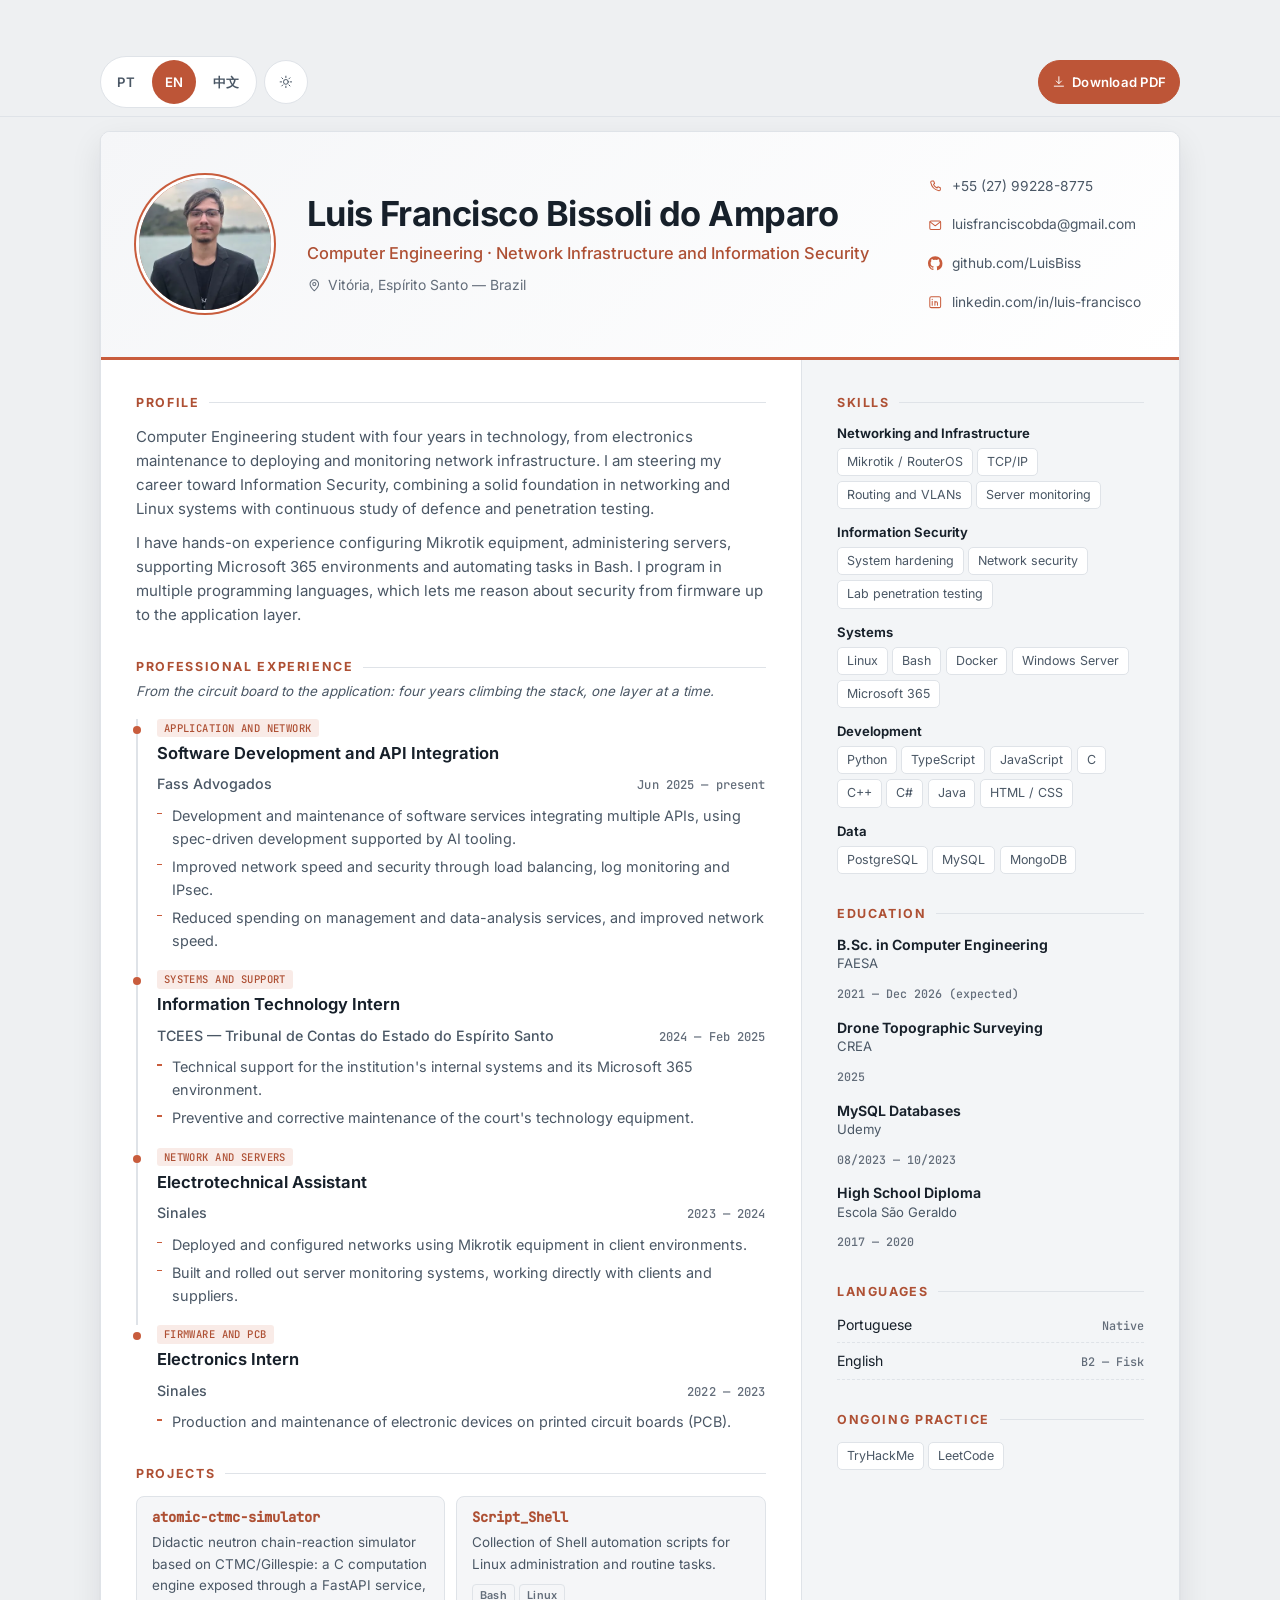
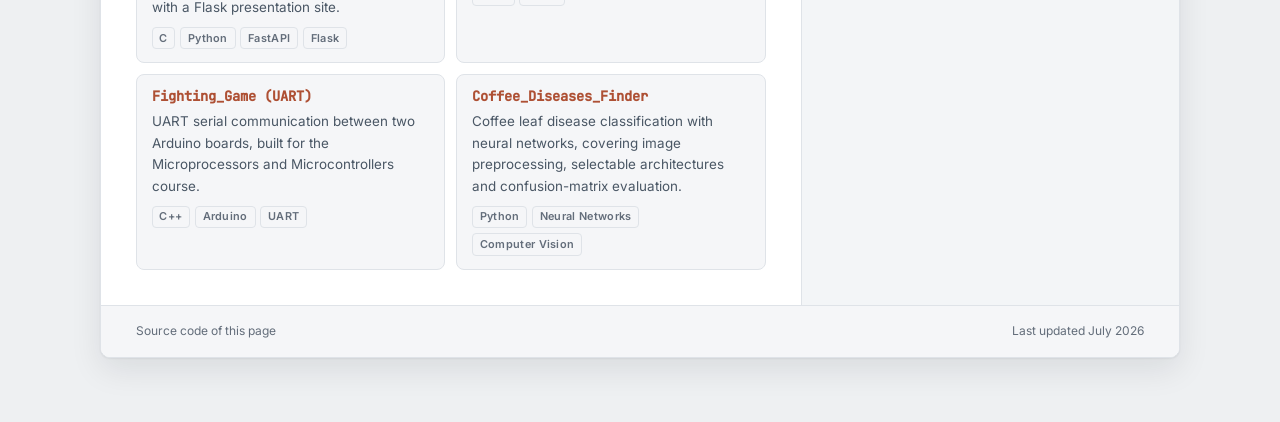
<file: Public/Index.html>
<!DOCTYPE html>
<html lang="pt-BR">

<head>
    <meta charset="UTF-8">
    <meta name="viewport" content="width=device-width, initial-scale=1.0">
    <title>Luis Francisco Bissoli do Amparo — Currículo</title>

    <meta name="description"
        content="Currículo de Luis Francisco Bissoli do Amparo — Engenharia da Computação, infraestrutura de redes e segurança da informação.">
    <meta name="author" content="Luis Francisco Bissoli do Amparo">
    <meta name="theme-color" content="#0f1c24">

    <meta property="og:type" content="profile">
    <meta property="og:title" content="Luis Francisco Bissoli do Amparo — Currículo">
    <meta property="og:description"
        content="Engenharia da Computação · Infraestrutura de redes e segurança da informação.">
    <meta property="og:url" content="https://curriculo-luis-francisco.web.app/">
    <meta property="og:image" content="https://curriculo-luis-francisco.web.app/Assets/img/profile.jpg">
    <meta name="twitter:card" content="summary">

    <link rel="canonical" href="https://curriculo-luis-francisco.web.app/">
    <link rel="alternate" hreflang="pt-BR" href="https://curriculo-luis-francisco.web.app/?lang=pt">
    <link rel="alternate" hreflang="en" href="https://curriculo-luis-francisco.web.app/?lang=en">
    <link rel="alternate" hreflang="zh" href="https://curriculo-luis-francisco.web.app/?lang=zh">

    <link rel="icon" href="Assets/img/favicon.svg" type="image/svg+xml">

    <!-- Fontes auto-hospedadas: nenhuma requisição a terceiros. O preload
         evita a cadeia serial CSS -> woff2 no primeiro texto pintado. -->
    <link rel="preload" href="Assets/fonts/inter-latin-var.woff2" as="font" type="font/woff2" crossorigin>
    <link rel="preload" href="Assets/fonts/jetbrains-mono-latin-500.woff2" as="font" type="font/woff2" crossorigin>
    <link rel="stylesheet" href="Assets/style.css?v=3">

    <!-- Sem JS a barra de controles é inerte: os três botões não fariam nada.
         O conteúdo em português já vem renderizado no HTML, e Ctrl+P continua
         gerando o PDF, porque o CSS de impressão não depende de script. -->
    <noscript>
        <style>
            .toolbar { display: none; }
            .noscript-note { display: block; }
        </style>
    </noscript>
</head>

<body>
    <!-- ============ Barra de controles (não vai para o PDF) ============ -->
    <div class="toolbar no-print">
        <div class="toolbar__group" role="group" aria-label="Idioma / Language / 语言">
            <button type="button" class="chip" data-lang-set="pt" lang="pt-BR">PT</button>
            <button type="button" class="chip" data-lang-set="en" lang="en">EN</button>
            <button type="button" class="chip" data-lang-set="zh" lang="zh-Hans">中文</button>
        </div>
        <button type="button" class="chip chip--icon" id="theme-toggle" data-i18n-aria="ui.theme"
            aria-label="Alternar entre tema claro e escuro" title="Alternar entre tema claro e escuro">
            <svg class="icon icon--sun" viewBox="0 0 24 24" aria-hidden="true">
                <circle cx="12" cy="12" r="4.2" />
                <path
                    d="M12 2v2.5M12 19.5V22M2 12h2.5M19.5 12H22M4.9 4.9l1.8 1.8M17.3 17.3l1.8 1.8M19.1 4.9l-1.8 1.8M6.7 17.3l-1.8 1.8" />
            </svg>
            <svg class="icon icon--moon" viewBox="0 0 24 24" aria-hidden="true">
                <path d="M20.5 14.8A8.6 8.6 0 0 1 9.2 3.5a8.7 8.7 0 1 0 11.3 11.3Z" />
            </svg>
        </button>
        <button type="button" class="chip chip--cta" id="pdf-button">
            <svg class="icon" viewBox="0 0 24 24" aria-hidden="true">
                <path d="M12 3v12M7.5 10.5 12 15l4.5-4.5M4 19.5h16" />
            </svg>
            <span data-i18n="ui.pdf">Baixar PDF</span>
        </button>
    </div>

    <main class="sheet" id="cv">
        <!-- ============ Cabeçalho ============ -->
        <header class="head">
            <div class="head__photo">
                <span class="head__initials" aria-hidden="true">LF</span>
                <!-- 320x320 (2x do círculo de 132px). alt vazio de propósito:
                     o <h1> ao lado já nomeia a pessoa, então a foto é
                     decorativa para um leitor de tela. -->
                <picture>
                    <source srcset="Assets/img/profile.webp" type="image/webp">
                    <img src="Assets/img/profile.jpg" alt="" id="profile-photo" width="132" height="132"
                        decoding="async" fetchpriority="high">
                </picture>
            </div>
            <div class="head__id">
                <h1>Luis Francisco Bissoli do Amparo</h1>
                <p class="head__role" data-i18n="header.role">
                    Engenharia da Computação · Infraestrutura de Redes e Segurança da Informação
                </p>
                <p class="head__place">
                    <svg class="icon" viewBox="0 0 24 24" aria-hidden="true">
                        <path d="M12 21s7-5.6 7-11a7 7 0 1 0-14 0c0 5.4 7 11 7 11Z" />
                        <circle cx="12" cy="10" r="2.6" />
                    </svg>
                    <span data-i18n="header.location">Vitória, Espírito Santo — Brasil</span>
                </p>
            </div>
            <ul class="head__contact">
                <li>
                    <svg class="icon" viewBox="0 0 24 24" aria-hidden="true">
                        <path
                            d="M6.5 3.5h3l1.5 4-2 1.4a11.5 11.5 0 0 0 6.1 6.1l1.4-2 4 1.5v3a2 2 0 0 1-2.2 2A17.5 17.5 0 0 1 4.5 5.7a2 2 0 0 1 2-2.2Z" />
                    </svg>
                    <a href="tel:+5527992288775" class="link">+55 (27) 99228-8775</a>
                </li>
                <li>
                    <svg class="icon" viewBox="0 0 24 24" aria-hidden="true">
                        <rect x="3" y="5" width="18" height="14" rx="2" />
                        <path d="m3.5 6.5 8.5 6.5 8.5-6.5" />
                    </svg>
                    <a href="mailto:luisfranciscobda@gmail.com" class="link">luisfranciscobda@gmail.com</a>
                </li>
                <li>
                    <svg class="icon icon--fill" viewBox="0 0 24 24" aria-hidden="true">
                        <path
                            d="M12 .5C5.37.5 0 5.78 0 12.29c0 5.2 3.44 9.6 8.2 11.16.6.11.82-.25.82-.55v-2.1c-3.34.7-4.04-1.4-4.04-1.4-.55-1.36-1.34-1.72-1.34-1.72-1.09-.73.08-.72.08-.72 1.2.08 1.84 1.21 1.84 1.21 1.07 1.8 2.8 1.28 3.49.98.11-.76.42-1.28.76-1.58-2.67-.3-5.47-1.31-5.47-5.83 0-1.29.47-2.34 1.23-3.17-.12-.3-.53-1.52.12-3.16 0 0 1-.31 3.3 1.21a11.6 11.6 0 0 1 6 0c2.28-1.52 3.29-1.21 3.29-1.21.65 1.64.24 2.86.12 3.16.77.83 1.23 1.88 1.23 3.17 0 4.53-2.8 5.53-5.48 5.82.43.36.81 1.08.81 2.18v3.23c0 .31.21.68.82.56A11.79 11.79 0 0 0 24 12.29C24 5.78 18.63.5 12 .5Z" />
                    </svg>
                    <a href="https://github.com/LuisBiss" class="link" rel="noopener">github.com/LuisBiss</a>
                </li>
                <li>
                    <svg class="icon" viewBox="0 0 24 24" aria-hidden="true">
                        <rect x="3" y="3" width="18" height="18" rx="2.4" />
                        <path d="M7 10.5V17M7 7.2v.1M11.5 17v-3.6a2.1 2.1 0 0 1 4.2 0V17M11.5 10.5V17" />
                    </svg>
                    <a href="https://www.linkedin.com/in/luis-francisco-bissoli-do-amparo-3152341b7/" class="link"
                        rel="noopener"><span class="url-curta">linkedin.com/in/luis-francisco</span><span
                            class="url-cheia">linkedin.com/in/luis-francisco-bissoli-do-amparo-3152341b7</span></a>
                </li>
            </ul>
        </header>

        <div class="grid">
            <!-- ============ Coluna principal ============ -->
            <div class="col col--main">
                <section class="block">
                    <h2 data-i18n="about.title">Perfil</h2>
                    <p data-i18n="about.p1">Estudante de Engenharia da Computação com quatro anos de atuação em
                        tecnologia, da manutenção de eletrônicos à implementação e ao monitoramento de infraestrutura de
                        redes. Direciono minha carreira para a Segurança da Informação, unindo uma base sólida em redes e
                        sistemas Linux ao estudo contínuo de defesa e de testes de intrusão.</p>
                    <p data-i18n="about.p2">Tenho experiência prática em configuração de equipamentos Mikrotik,
                        administração de servidores, suporte a ambientes Microsoft 365 e automação em Bash. Programo em
                        múltiplas linguagens de programação, o que me permite entender a segurança desde o
                        firmware até a aplicação.</p>
                </section>

                <section class="block">
                    <h2 data-i18n="exp.title">Experiência Profissional</h2>
                    <p class="tese" data-i18n="exp.thesis">Da placa de circuito à aplicação: quatro anos subindo a pilha, uma camada por vez.</p>

                    <article class="job">
                        <div class="job__head">
                            <p class="job__camada" data-i18n="exp.fassLayer">Aplicação e rede</p>
                            <h3 data-i18n="exp.fassRole">Desenvolvimento de Software e Integração de APIs</h3>
                            <p class="job__org">Fass Advogados</p>
                            <p class="job__when">
                                <time datetime="2025-06"><span data-i18n="exp.fassPeriod">jun/2025 — atual</span></time>
                            </p>
                        </div>
                        <ul class="job__bullets">
                            <li data-i18n="exp.fassB1">Desenvolvimento e manutenção de serviços de software integrando
                                múltiplas APIs, com spec-driven development apoiado por ferramentas de IA.</li>
                            <li data-i18n="exp.fassB2">Melhoria de velocidade e segurança da rede com load balancing,
                                monitoramento de logs e IPsec.</li>
                            <li data-i18n="exp.fassB3">Redução de custos com serviços de gestão e de análise de dados, e
                                ganho de velocidade na rede.</li>
                        </ul>
                    </article>

                    <article class="job">
                        <div class="job__head">
                            <p class="job__camada" data-i18n="exp.tceesLayer">Sistemas e suporte</p>
                            <h3 data-i18n="exp.tceesRole">Estágio em Tecnologia da Informação</h3>
                            <p class="job__org">TCEES — Tribunal de Contas do Estado do Espírito Santo</p>
                            <p class="job__when">
                                <time datetime="2024"><span data-i18n="exp.tceesPeriod">2024 — fev/2025</span></time>
                            </p>
                        </div>
                        <ul class="job__bullets">
                            <li data-i18n="exp.tceesB1">Suporte técnico aos sistemas internos da instituição e ao
                                ambiente Microsoft 365.</li>
                            <li data-i18n="exp.tceesB2">Manutenção preventiva e corretiva dos equipamentos de tecnologia
                                do tribunal.</li>
                        </ul>
                    </article>

                    <article class="job">
                        <div class="job__head">
                            <p class="job__camada" data-i18n="exp.sinales2Layer">Rede e servidores</p>
                            <h3 data-i18n="exp.sinales2Role">Auxiliar Eletrotécnico</h3>
                            <p class="job__org">Sinales</p>
                            <p class="job__when">
                                <time datetime="2023"><span data-i18n="exp.sinales2Period">2023 — 2024</span></time>
                            </p>
                        </div>
                        <ul class="job__bullets">
                            <li data-i18n="exp.sinales2B1">Implementação e configuração de redes com equipamentos Mikrotik
                                em ambientes de clientes.</li>
                            <li data-i18n="exp.sinales2B2">Desenvolvimento e implantação de sistemas de monitoramento de
                                servidores, com comunicação direta com clientes e fornecedores.</li>
                        </ul>
                    </article>

                    <article class="job">
                        <div class="job__head">
                            <p class="job__camada" data-i18n="exp.sinales1Layer">Firmware e PCI</p>
                            <h3 data-i18n="exp.sinales1Role">Estágio em Eletrônica</h3>
                            <p class="job__org">Sinales</p>
                            <p class="job__when">
                                <time datetime="2022"><span data-i18n="exp.sinales1Period">2022 — 2023</span></time>
                            </p>
                        </div>
                        <ul class="job__bullets">
                            <li data-i18n="exp.sinales1B1">Produção e manutenção de dispositivos eletrônicos em placas de
                                circuito impresso (PCI).</li>
                        </ul>
                    </article>
                </section>

                <section class="block">
                    <h2 data-i18n="proj.title">Projetos</h2>
                    <!-- Só na impressão: os nomes abaixo são exatamente os dos
                         repositórios, então uma origem resolve os quatro sem
                         gastar uma linha de URL por projeto. -->
                    <p class="projetos__origem">github.com/LuisBiss</p>
                    <div class="projects">
                        <a class="project" href="https://github.com/LuisBiss/atomic-ctmc-simulator" rel="noopener" data-repo="LuisBiss/atomic-ctmc-simulator">
                            <h3>atomic-ctmc-simulator</h3>
                            <p data-i18n="proj.ctmc">Simulador didático de reação em cadeia de nêutrons por
                                CTMC/Gillespie: motor de cálculo em C exposto por uma API FastAPI, com site de
                                apresentação em Flask.</p>
                            <p class="project__stack"><span>C</span><span>Python</span><span>FastAPI</span><span>Flask</span>
                            </p>
                        </a>
                        <a class="project" href="https://github.com/LuisBiss/Script_Shell" rel="noopener" data-repo="LuisBiss/Script_Shell">
                            <h3>Script_Shell</h3>
                            <p data-i18n="proj.shell">Coleção de scripts de automação em Shell para tarefas de
                                administração e rotina em Linux.</p>
                            <p class="project__stack"><span>Bash</span><span>Linux</span></p>
                        </a>
                        <a class="project" href="https://github.com/LuisBiss/Fighting_Game" rel="noopener" data-repo="LuisBiss/Fighting_Game">
                            <h3>Fighting_Game (UART)</h3>
                            <p data-i18n="proj.uart">Comunicação serial UART entre duas placas Arduino, desenvolvida na
                                disciplina de Microprocessadores e Microcontroladores.</p>
                            <p class="project__stack"><span>C++</span><span>Arduino</span><span>UART</span></p>
                        </a>
                        <a class="project" href="https://github.com/LuisBiss/Coffee_Diseases_Finder" rel="noopener" data-repo="LuisBiss/Coffee_Diseases_Finder">
                            <h3>Coffee_Diseases_Finder</h3>
                            <p data-i18n="proj.coffee">Classificação de doenças em folhas de café por redes neurais,
                                com pré-processamento de imagens, escolha entre arquiteturas e matriz de confusão.</p>
                            <p class="project__stack"><span>Python</span><span data-i18n="proj.coffeeTag1">Redes Neurais</span><span
                                    data-i18n="proj.coffeeTag2">Visão Computacional</span></p>
                        </a>
                    </div>
                </section>
            </div>

            <!-- ============ Coluna lateral ============ -->
            <aside class="col col--side">
                <section class="block">
                    <h2 data-i18n="skills.title">Competências</h2>

                    <div class="skillset">
                        <h3 data-i18n="skills.net">Redes e Infraestrutura</h3>
                        <ul class="tags">
                            <li>Mikrotik / RouterOS</li>
                            <li>TCP/IP</li>
                            <li data-i18n="skills.tagRouting">Roteamento e VLANs</li>
                            <li data-i18n="skills.tagMonitor">Monitoramento de servidores</li>
                        </ul>
                    </div>

                    <div class="skillset">
                        <h3 data-i18n="skills.sec">Segurança da Informação</h3>
                        <ul class="tags">
                            <li data-i18n="skills.tagHardening">Hardening de sistemas</li>
                            <li data-i18n="skills.tagNetsec">Segurança de redes</li>
                            <li data-i18n="skills.tagPentest">Pentest em laboratório</li>
                        </ul>
                    </div>

                    <div class="skillset">
                        <h3 data-i18n="skills.sys">Sistemas</h3>
                        <ul class="tags">
                            <li>Linux</li>
                            <li>Bash</li>
                            <li>Docker</li>
                            <li>Windows Server</li>
                            <li>Microsoft 365</li>
                        </ul>
                    </div>

                    <div class="skillset">
                        <h3 data-i18n="skills.dev">Desenvolvimento</h3>
                        <ul class="tags">
                            <li>Python</li>
                            <li>TypeScript</li>
                            <li>JavaScript</li>
                            <li>C</li>
                            <li>C++</li>
                            <li>C#</li>
                            <li>Java</li>
                            <li>HTML / CSS</li>
                        </ul>
                    </div>

                    <div class="skillset">
                        <h3 data-i18n="skills.data">Dados</h3>
                        <ul class="tags">
                            <li>PostgreSQL</li>
                            <li>MySQL</li>
                            <li>MongoDB</li>
                        </ul>
                    </div>
                </section>

                <section class="block">
                    <h2 data-i18n="edu.title">Formação</h2>
                    <ul class="timeline">
                        <li>
                            <h3 data-i18n="edu.bsc">Bacharelado em Engenharia da Computação</h3>
                            <p class="timeline__org">FAESA</p>
                            <p class="timeline__when" data-i18n="edu.bscWhen">2021 — dez/2026 (previsão)</p>
                        </li>
                        <li>
                            <h3 data-i18n="edu.drone">Levantamento Topográfico com Drones</h3>
                            <p class="timeline__org" data-i18n="edu.droneOrg">CREA</p>
                            <p class="timeline__when">2025</p>
                        </li>
                        <li>
                            <h3 data-i18n="edu.mysql">Banco de Dados MySQL</h3>
                            <p class="timeline__org">Udemy</p>
                            <p class="timeline__when">08/2023 — 10/2023</p>
                        </li>
                        <li>
                            <h3 data-i18n="edu.hs">Ensino Médio Completo</h3>
                            <p class="timeline__org">Escola São Geraldo</p>
                            <p class="timeline__when">2017 — 2020</p>
                        </li>
                    </ul>
                </section>

                <section class="block">
                    <h2 data-i18n="lang.title">Idiomas</h2>
                    <ul class="langs">
                        <li>
                            <span data-i18n="lang.pt">Português</span>
                            <span class="langs__level" data-i18n="lang.ptLevel">Nativo</span>
                        </li>
                        <li>
                            <span data-i18n="lang.en">Inglês</span>
                            <span class="langs__level" data-i18n="lang.enLevel">B2 — Fisk</span>
                        </li>
                    </ul>
                </section>

                <section class="block block--compacto">
                    <h2 data-i18n="practice.title">Prática Contínua</h2>
                    <ul class="tags tags--link">
                        <li><a href="https://tryhackme.com/p/luisfranciscobda" rel="noopener"
                                data-url="tryhackme.com/p/luisfranciscobda">TryHackMe</a></li>
                        <li><a href="https://leetcode.com/u/LouisFB/" rel="noopener"
                                data-url="leetcode.com/u/LouisFB">LeetCode</a></li>
                    </ul>
                </section>
            </aside>
        </div>

        <footer class="foot">
            <!-- QR só na impressão: um PDF em papel não tem link clicável, então
                 o código dá o caminho de volta à versão viva. Absoluto e ancorado
                 ao rodapé, no vão à direita — não entra no fluxo nem muda páginas. -->
            <img class="qr-print" src="Assets/img/qr-cv.svg" width="150" height="150" alt=""
                aria-hidden="true">
            <p class="noscript-note">Este currículo está disponível em inglês e 中文; a troca de idioma requer
                JavaScript. Use Ctrl+P para gerar o PDF.</p>

            <!-- Na tela: o repositório, porque a própria página é um projeto
                 verificável. No papel: a URL viva, porque um PDF impresso não
                 tem link clicável e o leitor precisa de um caminho de volta. -->
            <p class="foot__origem">
                <a class="link foot__fonte" href="https://github.com/LuisBiss/WebCurriculum" rel="noopener"
                    data-i18n="foot.source">Código-fonte desta página</a>
                <span class="foot__url">curriculo-luis-francisco.web.app · github.com/LuisBiss/WebCurriculum</span>
            </p>

            <p class="foot__data"><span data-i18n="foot.updated">Atualizado em</span>
                <time datetime="2026-07"><span data-i18n="foot.date">julho de 2026</span></time>
            </p>
        </footer>
    </main>

    <!-- defer: o português já está no HTML, então nada do primeiro paint
         depende deste script — ele só troca idioma, tema e dispara a impressão. -->
    <script src="Assets/app.js?v=3" defer></script>
</body>

</html>
</file>
<file: Public/Assets/style.css>
/* =========================================================
   Currículo — Luis Francisco Bissoli do Amparo
   CSS autoral, sem framework. Tema claro/escuro + impressão.
   ========================================================= */

/* ---------- Fontes auto-hospedadas ----------
   Antes vinham do Google Fonts, o que custava duas resoluções de DNS
   + TLS e uma cadeia serial (CSS de terceiro -> woff2) só para o
   primeiro texto aparecer. Agora saem do mesmo domínio.

   Inter é a versão VARIÁVEL (eixo 400–700): um arquivo cobre todos os
   pesos usados, incluindo o 650 dos subtítulos, que num arquivo
   estático seria arredondado para 700.

   Subset: apenas `latin`. Ele já cobre português e inglês (incluindo
   ã ç õ í â) e a pontuação geral U+2000–206F, onde vive o travessão.
   O chinês não usa estas faces — vem das fontes CJK do sistema. */
@font-face {
    font-family: "Inter";
    src: url("fonts/inter-latin-var.woff2") format("woff2-variations"),
         url("fonts/inter-latin-var.woff2") format("woff2");
    font-weight: 400 700;
    font-style: normal;
    font-display: swap;
    unicode-range: U+0000-00FF, U+0131, U+0152-0153, U+02BB-02BC, U+02C6, U+02DA,
        U+02DC, U+0304, U+0308, U+0329, U+2000-206F, U+20AC, U+2122, U+2191,
        U+2193, U+2212, U+2215, U+FEFF, U+FFFD;
}

@font-face {
    font-family: "JetBrains Mono";
    src: url("fonts/jetbrains-mono-latin-500.woff2") format("woff2");
    font-weight: 500;
    font-style: normal;
    font-display: swap;
    unicode-range: U+0000-00FF, U+0131, U+0152-0153, U+02BB-02BC, U+02C6, U+02DA,
        U+02DC, U+0304, U+0308, U+0329, U+2000-206F, U+20AC, U+2122, U+2191,
        U+2193, U+2212, U+2215, U+FEFF, U+FFFD;
}

/* ---------- Tokens ---------- */
:root {
    color-scheme: light dark;

    /* O coral da marca cumpre três papéis com exigências de contraste
       diferentes, e tratá-los como um único valor era a causa das oito
       falhas WCAG AA medidas no tema claro:
         --accent        decoração (filetes, pontos, bordas) — exige 3:1
         --accent-ink    accent como TEXTO                   — exige 4.5:1
         --accent-solid  preenchimento sob texto            — exige 4.5:1
         --on-accent     o texto que vai sobre o solid
       Valores resolvidos numericamente contra as três superfícies
       claras (#ffffff, #f5f6f8, #f3f5f7), com margem para 4.8:1. */
    --accent: #c85c3c;
    --accent-soft: #e77c5b;
    --accent-ink: #ae5034;
    --accent-solid: #bd5537;
    --accent-solid-hover: #a4472c;
    --on-accent: #ffffff;

    --bg: #eef0f2;
    --surface: #ffffff;
    --surface-2: #f5f6f8;
    --ink: #17202a;
    --ink-2: #4a5765;
    --ink-3: #636d7a;
    --line: #dfe3e8;
    --sidebar-bg: #f3f5f7;
    --shadow: 0 1px 2px rgba(16, 24, 32, .06), 0 12px 32px rgba(16, 24, 32, .09);
    --shadow-lift: 0 6px 18px rgba(16, 24, 32, .12);

    --radius: 10px;
    --sheet-w: 1080px;
    /* Inter não cobre CJK. Os fallbacks nomeados garantem que a versão
       中文 caia numa face desenhada para hanzi em cada plataforma, em
       vez do que o sistema escolher por acidente. */
    --font: "Inter", system-ui, -apple-system, "Segoe UI", Roboto,
        "Noto Sans SC", "Source Han Sans SC", "PingFang SC", "Hiragino Sans GB",
        "Microsoft YaHei", sans-serif;
    --mono: "JetBrains Mono", ui-monospace, "SF Mono", Menlo, monospace;
}

:root[data-theme="dark"] {
    --accent: #e77c5b;
    --accent-soft: #f0a189;
    --accent-ink: #e77c5b;
    --accent-solid: #e77c5b;
    --accent-solid-hover: #f0a189;
    /* No escuro, texto branco sobre o coral dá 2,83:1. Tinta escura
       sobre o mesmo coral dá 6,85:1 — e lê melhor num tema escuro. */
    --on-accent: #0a0e12;

    --bg: #0a0e12;
    --surface: #131a21;
    --surface-2: #1a232c;
    --ink: #e8edf2;
    --ink-2: #aab6c2;
    --ink-3: #7d8b99;
    --line: #253039;
    --sidebar-bg: #0f161c;
    --shadow: 0 1px 2px rgba(0, 0, 0, .5), 0 16px 40px rgba(0, 0, 0, .45);
    --shadow-lift: 0 6px 18px rgba(0, 0, 0, .55);
}

*,
*::before,
*::after {
    box-sizing: border-box;
}

html {
    -webkit-text-size-adjust: 100%;
}

body {
    margin: 0;
    padding: clamp(1rem, 4vw, 3rem) clamp(.75rem, 3vw, 2rem) 4rem;
    background: var(--bg);
    color: var(--ink);
    font-family: var(--font);
    font-size: 15px;
    line-height: 1.6;
    -webkit-font-smoothing: antialiased;
}

/* ---------- Ritmo tipográfico do chinês ----------
   Hanzi precisa de mais entrelinha que o latim, e o tracking
   expandido + caixa alta dos títulos é um recurso latino: em CJK
   ele só afasta os ideogramas sem criar hierarquia. */
:lang(zh-Hans) {
    line-height: 1.8;
}

:lang(zh-Hans) .block > h2 {
    text-transform: none;
    letter-spacing: .06em;
    font-size: .86rem;
}

:lang(zh-Hans) .tags li,
:lang(zh-Hans) .habilidades {
    text-transform: none;
}

/* JetBrains Mono também não tem CJK: nos campos que passam a conter
   ideogramas (períodos, datas), voltamos para a face do corpo. */
:lang(zh-Hans) .job__when,
:lang(zh-Hans) .timeline__when,
:lang(zh-Hans) .langs__level {
    font-family: var(--font);
    letter-spacing: 0;
}

h1,
h2,
h3 {
    margin: 0;
    line-height: 1.25;
    text-wrap: balance;
}

p {
    margin: 0;
}

ul {
    margin: 0;
    padding: 0;
    list-style: none;
}

a {
    color: inherit;
}

/* ---------- Resiliência a texto extremo ----------
   Cargos longos, e-mails longos e traduções que crescem 40% não
   podem estourar a caixa. Filhos de grid/flex precisam de
   min-width:0 para poderem encolher abaixo do conteúdo. */
.grid > .col,
.job,
.job__head,
.head__id,
.project,
.skillset,
.timeline li,
.langs li {
    min-width: 0;
}

.head__id h1,
.job__head h3,
.timeline h3,
.block > p,
.job__bullets li,
.project p {
    overflow-wrap: break-word;
}

.head__contact a,
.project h3 {
    overflow-wrap: anywhere;
}

/* Ambas só aparecem em contextos específicos: a origem dos projetos na
   impressão, a nota quando o <noscript> a habilita. */
.projetos__origem {
    display: none;
}

/* O QR é exclusivo do PDF; na tela a barra já tem o botão e o link vivo. */
.qr-print {
    display: none;
}

.noscript-note {
    display: none;
    margin-bottom: .3rem;
    color: var(--ink-2);
    text-align: left;
}

svg.icon {
    width: 1.05em;
    height: 1.05em;
    flex: 0 0 auto;
    fill: none;
    stroke: currentColor;
    stroke-width: 1.7;
    stroke-linecap: round;
    stroke-linejoin: round;
}

/* Marcas de terceiros vêm como silhueta preenchida */
svg.icon--fill {
    fill: currentColor;
    stroke: none;
}

/* ---------- Barra de controles ----------
   Sticky: o "Baixar PDF" é a conversão da página e sumia depois dos
   primeiros 90px de um documento de ~3.700px. */
.toolbar {
    position: sticky;
    top: 0;
    z-index: 10;
    max-width: var(--sheet-w);
    margin: 0 auto .9rem;
    padding: .5rem 0;
    display: flex;
    flex-wrap: wrap;
    align-items: center;
    gap: .45rem;
    background: var(--bg);
}

/* Sangra até as bordas para o conteúdo não passar por baixo nas laterais */
.toolbar::before {
    content: "";
    position: absolute;
    inset: 0 -50vw;
    z-index: -1;
    background: var(--bg);
    box-shadow: 0 1px 0 var(--line);
}

.toolbar__group {
    display: flex;
    gap: .25rem;
    padding: .2rem;
    background: var(--surface);
    border: 1px solid var(--line);
    border-radius: 999px;
}

.chip {
    display: inline-flex;
    align-items: center;
    justify-content: center;
    gap: .4rem;
    /* 44px: piso de alvo de toque. Media antes: 35,4px de altura. */
    min-height: 44px;
    min-width: 44px;
    padding: .45rem .8rem;
    font: inherit;
    font-size: .82rem;
    font-weight: 600;
    letter-spacing: .02em;
    color: var(--ink-2);
    background: transparent;
    border: 0;
    border-radius: 999px;
    cursor: pointer;
    transition: background .18s ease, color .18s ease, transform .18s ease;
}

.toolbar > .chip {
    background: var(--surface);
    border: 1px solid var(--line);
}

.chip:hover {
    color: var(--ink);
    background: var(--surface-2);
}

.chip[aria-pressed="true"] {
    color: var(--on-accent);
    background: var(--accent-solid);
}

.chip--icon {
    padding: .45rem .6rem;
}

/* Especificidade acima de `.toolbar > .chip`, senão o fundo branco vence */
.toolbar > .chip--cta {
    margin-left: auto;
    color: var(--on-accent);
    background: var(--accent-solid);
    border-color: var(--accent-solid);
}

.toolbar > .chip--cta:hover {
    color: var(--on-accent);
    background: var(--accent-solid-hover);
    transform: translateY(-1px);
}

/* Mostra apenas o ícone do tema oposto */
.icon--moon {
    display: none;
}

:root[data-theme="dark"] .icon--sun {
    display: none;
}

:root[data-theme="dark"] .icon--moon {
    display: inline;
}

/* ---------- Folha ---------- */
.sheet {
    max-width: var(--sheet-w);
    margin: 0 auto;
    background: var(--surface);
    border: 1px solid var(--line);
    border-radius: var(--radius);
    box-shadow: var(--shadow);
    overflow: hidden;
}

/* ---------- Cabeçalho ---------- */
.head {
    display: grid;
    grid-template-columns: auto 1fr auto;
    gap: clamp(1rem, 3vw, 2.2rem);
    align-items: center;
    padding: clamp(1.4rem, 3.5vw, 2.4rem);
    border-bottom: 3px solid var(--accent);
    background: linear-gradient(135deg, var(--surface-2), var(--surface));
}

.head__photo {
    position: relative;
    width: 132px;
    height: 132px;
    border-radius: 50%;
    overflow: hidden;
    background: var(--accent-solid);
    box-shadow: 0 0 0 3px var(--surface), 0 0 0 5px var(--accent);
}

.head__initials {
    position: absolute;
    inset: 0;
    display: grid;
    place-items: center;
    font-size: 2.6rem;
    font-weight: 700;
    letter-spacing: .05em;
    color: var(--on-accent);
}

/* `display: contents` mantém a imagem ocupando o mesmo lugar no layout
   que ocupava antes de ser envolvida pelo elemento picture. */
.head__photo picture {
    display: contents;
}

.head__photo img {
    position: relative;
    width: 100%;
    height: 100%;
    object-fit: cover;
    display: block;
}

/* Sem foto disponível: cai para as iniciais */
.head__photo img[hidden],
.head__photo img:not([src]) {
    display: none;
}

.head__id h1 {
    font-size: clamp(1.45rem, 3.2vw, 2.15rem);
    font-weight: 700;
    letter-spacing: -.015em;
}

.head__role {
    margin-top: .35rem;
    font-size: clamp(.9rem, 1.6vw, 1.02rem);
    font-weight: 500;
    color: var(--accent-ink);
}

.head__place {
    display: flex;
    align-items: center;
    gap: .4rem;
    margin-top: .5rem;
    font-size: .87rem;
    color: var(--ink-3);
}

.head__contact {
    display: grid;
    gap: .42rem;
    font-size: .86rem;
}

.head__contact li {
    display: flex;
    align-items: center;
    gap: .55rem;
    color: var(--ink-2);
}

/* WCAG 2.2 SC 2.5.8 (AA) exige 24x24; estes links mediam 23,0px de
   altura e ficam empilhados sem margem, então não se qualificavam na
   exceção de espaçamento. No mobile sobem para os 44px do HIG. */
.head__contact a {
    display: inline-flex;
    align-items: center;
    min-height: 32px;
}

/* Só a URL curta aparece na tela; a completa é para o papel */
.url-cheia {
    display: none;
}

.head__contact .icon {
    color: var(--accent);
}

.link {
    text-decoration: none;
    border-bottom: 1px solid transparent;
    transition: border-color .18s ease, color .18s ease;
}

.link:hover {
    color: var(--accent-ink);
    border-bottom-color: var(--accent-ink);
}

/* Um único anel de foco desenhado para todos os alvos focáveis, em vez
   do outline padrão do navegador em alguns e um anel próprio em outros. */
.link:focus-visible,
.chip:focus-visible,
.project:focus-visible {
    outline: 2px solid var(--accent-ink);
    outline-offset: 3px;
}

/* ---------- Grade principal ---------- */
.grid {
    display: grid;
    grid-template-columns: minmax(0, 1.85fr) minmax(0, 1fr);
}

.col {
    padding: clamp(1.3rem, 3vw, 2.2rem);
    display: grid;
    gap: clamp(1.4rem, 3vw, 2rem);
    align-content: start;
}

.col--side {
    background: var(--sidebar-bg);
    border-left: 1px solid var(--line);
}

.block > h2 {
    display: flex;
    align-items: center;
    gap: .6rem;
    margin-bottom: .9rem;
    font-size: .78rem;
    font-weight: 700;
    text-transform: uppercase;
    letter-spacing: .13em;
    color: var(--accent-ink);
}

.block > h2::after {
    content: "";
    flex: 1;
    height: 1px;
    background: var(--line);
}

.block p + p {
    margin-top: .65rem;
}

.block > p {
    color: var(--ink-2);
}

/* ---------- Experiência ---------- */
.job {
    position: relative;
    padding: 0 0 1.15rem 1.15rem;
    border-left: 2px solid var(--line);
}

.job:last-child {
    padding-bottom: 0;
    border-left-color: transparent;
}

.job::before {
    content: "";
    position: absolute;
    left: -5px;
    top: .45rem;
    width: 8px;
    height: 8px;
    border-radius: 50%;
    background: var(--accent);
}

/* Linha de tese sob o título da seção */
.tese {
    margin: -.5rem 0 1rem;
    font-size: .84rem;
    font-style: italic;
    color: var(--ink-3);
}

/* ---------- A espinha da pilha ----------
   Cada cargo é rotulado pela camada em que ele aconteceu — firmware,
   rede, sistemas, aplicação. É o que transforma quatro empregos numa
   trajetória legível em vez de uma lista cronológica. */
.job__camada {
    display: inline-block;
    margin-bottom: .2rem;
    padding: .05rem .45rem;
    font-family: var(--mono);
    font-size: .66rem;
    letter-spacing: .04em;
    text-transform: uppercase;
    color: var(--accent-ink);
    background: color-mix(in srgb, var(--accent) 12%, transparent);
    border-radius: 3px;
}

.job__head {
    display: flex;
    flex-wrap: wrap;
    align-items: baseline;
    gap: .15rem .6rem;
}

.job__head h3 {
    flex: 1 1 100%;
    font-size: 1.03rem;
    font-weight: 650;
}

.job__org {
    font-size: .89rem;
    font-weight: 500;
    color: var(--ink-2);
}

.job__when {
    margin-left: auto;
    font-family: var(--mono);
    font-size: .76rem;
    letter-spacing: .01em;
    color: var(--ink-3);
    white-space: nowrap;
}

.job__bullets {
    margin-top: .5rem;
    display: grid;
    gap: .3rem;
}

.job__bullets li {
    position: relative;
    padding-left: .95rem;
    font-size: .9rem;
    color: var(--ink-2);
}

.job__bullets li::before {
    content: "";
    position: absolute;
    left: 0;
    top: .62em;
    width: 5px;
    height: 1.5px;
    background: var(--accent);
}

.job__bullets li:empty {
    display: none;
}

/* ---------- Projetos ---------- */
.projects {
    display: grid;
    grid-template-columns: repeat(auto-fit, minmax(230px, 1fr));
    gap: .7rem;
}

.project {
    display: block;
    padding: .8rem .9rem;
    background: var(--surface-2);
    border: 1px solid var(--line);
    border-radius: 8px;
    text-decoration: none;
    transition: border-color .18s ease, transform .18s ease, box-shadow .18s ease;
}

.project:hover {
    border-color: var(--accent);
    transform: translateY(-2px);
    box-shadow: var(--shadow-lift);
}

.project h3 {
    font-family: var(--mono);
    font-size: .86rem;
    color: var(--accent-ink);
    overflow-wrap: anywhere;
}

.project p {
    margin-top: .35rem;
    font-size: .84rem;
    color: var(--ink-2);
}

.project__stack {
    display: flex;
    flex-wrap: wrap;
    gap: .3rem;
    margin-top: .55rem !important;
}

.project__stack span {
    padding: .1rem .42rem;
    font-size: .68rem;
    font-weight: 600;
    letter-spacing: .03em;
    color: var(--ink-3);
    border: 1px solid var(--line);
    border-radius: 4px;
}

/* ---------- Competências ---------- */
.skillset + .skillset {
    margin-top: .95rem;
}

.skillset h3 {
    margin-bottom: .4rem;
    font-size: .82rem;
    font-weight: 650;
    color: var(--ink);
}

.tags {
    display: flex;
    flex-wrap: wrap;
    gap: .3rem;
}

.tags li {
    padding: .2rem .55rem;
    font-size: .78rem;
    color: var(--ink-2);
    background: var(--surface);
    border: 1px solid var(--line);
    border-radius: 5px;
}

.tags--plain li {
    background: transparent;
}

/* Tags que são links verificáveis (perfis de prática) */
.tags--link a {
    display: block;
    margin: -.2rem -.55rem;
    padding: .2rem .55rem;
    text-decoration: none;
    transition: color .18s ease;
}

.tags--link li:hover {
    border-color: var(--accent-ink);
}

.tags--link li:hover a {
    color: var(--accent-ink);
}

/* ---------- Formação ---------- */
.timeline {
    display: grid;
    gap: .95rem;
}

.timeline h3 {
    font-size: .88rem;
    font-weight: 650;
}

.timeline__org {
    font-size: .82rem;
    color: var(--ink-2);
}

.timeline__when {
    font-family: var(--mono);
    font-size: .73rem;
    color: var(--ink-3);
}

.timeline__when:empty {
    display: none;
}

/* ---------- Idiomas ---------- */
.langs {
    display: grid;
    gap: .45rem;
}

.langs li {
    display: flex;
    justify-content: space-between;
    align-items: baseline;
    gap: .6rem;
    font-size: .88rem;
    padding-bottom: .35rem;
    border-bottom: 1px dashed var(--line);
}

.langs__level {
    font-family: var(--mono);
    font-size: .74rem;
    color: var(--ink-3);
}

/* ---------- Botão (usado apenas pela página 404) ---------- */
.botao {
    display: inline-flex;
    align-items: center;
    gap: .5rem;
    min-height: 44px;
    padding: .6rem 1.1rem;
    font-size: .89rem;
    font-weight: 600;
    color: var(--ink);
    text-decoration: none;
    background: var(--surface);
    border: 1px solid var(--line);
    border-radius: 999px;
    transition: border-color .18s ease, background .18s ease, color .18s ease;
}

.botao:hover {
    border-color: var(--accent-ink);
    color: var(--accent-ink);
}

.botao--primario {
    color: var(--on-accent);
    background: var(--accent-solid);
    border-color: var(--accent-solid);
}

.botao--primario:hover {
    color: var(--on-accent);
    background: var(--accent-solid-hover);
    border-color: var(--accent-solid-hover);
}

.botao:focus-visible {
    outline: 2px solid var(--accent-ink);
    outline-offset: 3px;
}

/* ---------- Rodapé ---------- */
.foot {
    position: relative;
    display: flex;
    flex-wrap: wrap;
    justify-content: space-between;
    align-items: baseline;
    gap: .25rem 1.2rem;
    padding: .85rem clamp(1.3rem, 3vw, 2.2rem);
    border-top: 1px solid var(--line);
    background: var(--surface-2);
    font-size: .75rem;
    color: var(--ink-3);
}

.foot__data {
    margin-left: auto;
}

/* Media 16px de altura: abaixo dos 24x24 do SC 2.5.8 (AA) */
.foot a {
    display: inline-flex;
    align-items: center;
    min-height: 24px;
}

/* A URL só serve no papel; o link só serve na tela. */
.foot__url {
    display: none;
}

.noscript-note {
    flex: 1 1 100%;
}

/* ---------- Responsivo ---------- */
@media (max-width: 900px) {
    .grid {
        grid-template-columns: 1fr;
    }

    .col--side {
        border-left: 0;
        border-top: 1px solid var(--line);
    }

    .head {
        grid-template-columns: auto 1fr;
    }

    .head__contact {
        grid-column: 1 / -1;
    }
}

@media (max-width: 560px) {
    body {
        font-size: 14.5px;
    }

    /* No celular o dedo é o ponteiro: 44px em tudo que é tocável */
    .head__contact a,
    .tags--link a,
    .foot a {
        min-height: 44px;
    }

    .tags--link li {
        display: flex;
    }

    .head {
        grid-template-columns: 1fr;
        justify-items: center;
        text-align: center;
    }

    .head__place,
    .head__contact li {
        justify-content: center;
    }

    .job__when {
        margin-left: 0;
    }

    .chip--cta {
        margin-left: 0;
    }

    .toolbar {
        justify-content: center;
    }
}

/* O que incomoda quem pede movimento reduzido é o deslocamento, não a
   mudança de cor — e a cor aqui é retorno de estado (hover, foco).
   Então removemos só o transform e mantemos as transições de cor. */
@media (prefers-reduced-motion: reduce) {
    .toolbar > .chip--cta:hover,
    .project:hover {
        transform: none;
    }

    .chip,
    .project,
    .link {
        transition-property: background-color, color, border-color, outline-color;
    }
}

/* =========================================================
   Impressão / PDF — força tema claro, 1 página A4
   ========================================================= */
@page {
    size: A4;
    margin: 10mm;
}

@media print {
    :root,
    :root[data-theme="dark"] {
        --bg: #fff;
        --surface: #fff;
        --surface-2: #fff;
        --sidebar-bg: #fff;
        --ink: #000;
        --ink-2: #222;
        --ink-3: #555;
        --line: #c8ccd2;
        --accent: #a8482c;
        --accent-soft: #a8482c;
        --accent-ink: #a8482c;
        --accent-solid: #a8482c;
        --accent-solid-hover: #a8482c;
        /* Precisa ser reafirmado: sem isto, imprimir a partir do tema
           escuro levaria --on-accent escuro para cima do coral. */
        --on-accent: #fff;
        --shadow: none;
        --shadow-lift: none;
    }

    html,
    body {
        background: #fff !important;
        font-size: 9.1pt;
        /* 1.38 x 9.1pt: entrelinha confortável que fecha o PT (o mais verboso)
           em uma página. O QR é absoluto, então não pressiona a paginação. */
        line-height: 1.38;
    }

    body {
        margin: 0;
        padding: 0;
    }

    .no-print {
        display: none !important;
    }

    .sheet {
        max-width: none;
        border: 0;
        border-radius: 0;
        box-shadow: none;
        overflow: visible;
        position: relative;
    }

    /* QR flutua no vão do canto inferior direito, acima do rodapé.
       Absoluto: fora do fluxo, mantém 1 página. */
    /* QR flutua no vão do canto inferior direito, acima do rodapé. Aos 30mm o
       lado esquerdo do código fica em ~84% da largura; a linha mais longa da
       faixa (Prática, ~63%) para bem antes dele — sem precisar de calha. */
    .qr-print {
        display: block;
        position: absolute;
        right: 0;
        bottom: 100%;
        margin-bottom: 2mm;
        width: 30mm;
        height: 30mm;
    }

    /* A4 mede ~794px, o que dispararia o breakpoint de 900px.
       Aqui reafirmamos as 3 colunas para não desperdiçar altura. */
    .head {
        padding: 0 0 .5rem;
        border-bottom-width: 2px;
        background: none;
        gap: .9rem;
        grid-template-columns: auto 1fr auto;
    }

    .head__contact {
        grid-column: auto;
    }

    .head__photo {
        width: 78px;
        height: 78px;
        box-shadow: none;
        border: 1.5px solid var(--accent);
    }

    .head__initials {
        font-size: 1.6rem;
    }

    .head__id h1 {
        font-size: 16pt;
    }

    .head__role {
        font-size: 9.4pt;
        margin-top: .15rem;
    }

    .head__place {
        margin-top: .2rem;
        font-size: 8pt;
    }

    .head__contact {
        gap: .18rem;
        font-size: 8pt;
    }

    /* ===== COLUNA ÚNICA NA IMPRESSÃO — REQUISITO DE ATS =====
       Medido com pdftotext: em duas colunas o parser emite o texto
       em faixas geométricas, e a data de um cargo saía depois do
       bloco de contatos, desgarrada da empresa. Coluna única
       produz extração estritamente linear. As seções secundárias
       abaixo são comprimidas para uma linha cada, o que devolve as
       ~22 linhas que faziam o PDF passar para a segunda página —
       sem remover nenhuma informação. */
    .grid {
        grid-template-columns: 1fr;
    }

    .col {
        padding: .3rem 0 0;
        gap: .36rem;
    }

    /* A entrelinha generosa do chinês serve a leitura em tela; no papel
       ela custava 11 linhas e empurrava o PDF para a segunda página. */
    :lang(zh-Hans) {
        line-height: 1.45;
    }

    :lang(zh-Hans) .block > h2 {
        font-size: 7.6pt;
    }

    .col--main,
    .col--side {
        padding-left: 0;
        padding-right: 0;
        border-left: 0;
        border-top: 0;
    }

    /* Empresa e período na mesma linha e na ordem do DOM, para o
       extrator emitir "Empresa · Período" adjacentes ao cargo. */
    .job__when {
        margin-left: 0;
    }

    .job__when::before {
        content: "·";
        margin-right: .3rem;
        color: var(--ink-3);
    }

    /* Formação: título · instituição · período, em uma linha */
    .timeline {
        gap: .18rem;
    }

    .timeline li {
        display: flex;
        flex-wrap: wrap;
        align-items: baseline;
        gap: 0 .3rem;
    }

    .timeline__org::before,
    .timeline__when::before {
        content: "·";
        margin-right: .3rem;
        color: var(--ink-3);
    }

    /* Idiomas: tudo em uma linha */
    .langs {
        display: flex;
        flex-wrap: wrap;
        gap: 0 1.1rem;
    }

    .langs li {
        padding-bottom: 0;
        border-bottom: 0;
        gap: .32rem;
    }

    .langs__level::before {
        content: "·";
        margin-right: .3rem;
        color: var(--ink-3);
    }

    /* Competências: rótulo do grupo na mesma linha das tags */
    .skillset,
    .skillset + .skillset {
        display: flex;
        flex-wrap: wrap;
        align-items: baseline;
        gap: .12rem .45rem;
        margin-top: .2rem;
    }

    .skillset h3 {
        margin-bottom: 0;
        white-space: nowrap;
    }

    .skillset h3::after {
        content: ":";
    }

    /* Projetos: nome · descrição, um por linha, sem cartões */
    .projects {
        grid-template-columns: 1fr;
        gap: .18rem;
    }

    /* Nome e descrição fluem como um parágrafo só: com flex, a quebra
       da descrição deixava o separador órfão no começo da linha. */
    .project {
        display: block;
        padding: 0;
        border: 0;
        border-radius: 0;
        background: none;
    }

    .project h3 {
        display: inline;
    }

    .project h3::after {
        content: " — ";
        color: var(--ink-3);
    }

    /* :not() é necessário — `.project p` vence `.project__stack` por
       especificidade e reexibiria as tags de stack ocultas acima. */
    .project p:not(.project__stack) {
        display: inline;
        margin-top: 0 !important;
    }

    .block > h2 {
        margin-bottom: .3rem;
        font-size: 7.6pt;
    }

    /* Seções de uma linha só: o título entra na mesma linha do conteúdo,
       como já acontece com os grupos de competências. */
    .block--compacto {
        display: flex;
        flex-wrap: wrap;
        align-items: baseline;
        gap: .1rem .45rem;
    }

    .block--compacto > h2 {
        margin-bottom: 0;
    }

    .block--compacto > h2::after {
        content: none;
    }

    .block > p + p {
        margin-top: .3rem;
    }

    .job {
        padding-bottom: .26rem;
        break-inside: avoid;
    }

    .job__head h3 {
        font-size: 9.8pt;
    }

    /* No papel a camada divide a linha com o cargo, em vez de gastar
       uma linha própria por emprego — são quatro linhas de volta. */
    .job__camada {
        margin-bottom: 0;
        padding: 0 .2rem;
        font-size: 6.4pt;
        background: none;
        border: .5pt solid var(--line);
    }

    .job__head h3 {
        flex: 0 1 auto;
    }

    .job__bullets {
        margin-top: .2rem;
        gap: .1rem;
    }

    .job__bullets li,
    .job__org {
        font-size: 8.6pt;
    }

    /* Apenas tamanhos aqui: a geometria de impressão dessas seções
       está definida no bloco de coluna única acima, e redeclará-la
       aqui a sobrescreveria por ordem de cascata. */
    .project:hover {
        transform: none;
        box-shadow: none;
    }

    .project h3 {
        font-size: 8.2pt;
    }

    .project p {
        font-size: 8pt;
    }

    .project__stack {
        display: none;
    }

    .tags li {
        padding: .05rem .3rem;
        font-size: 7.6pt;
    }

    .timeline h3 {
        font-size: 8.4pt;
    }

    .timeline__org,
    .timeline__when,
    .langs li {
        font-size: 8pt;
    }

    .block,
    .skillset,
    .timeline li {
        break-inside: avoid;
    }

    .foot {
        padding: .22rem 0 0;
        font-size: 7pt;
    }

    .foot__fonte,
    .noscript-note,
    .tese {
        display: none !important;
    }

    .foot__url {
        display: inline;
    }

    /* ===== EVIDÊNCIA ALCANÇÁVEL NO PAPEL =====
       O PDF continha uma única URL. Um ATS descarta anotações de link e
       deixa só texto, então quem decide não conseguia chegar a nada do
       que o currículo afirma. Aqui as URLs viram texto extraível. */
    .url-curta {
        display: none;
    }

    .url-cheia {
        display: inline;
    }

    .projetos__origem {
        display: block;
        margin: -.25rem 0 .2rem;
        font-family: var(--mono);
        font-size: 7pt;
        color: var(--ink-3);
    }

    .tags--link a::after {
        content: " " attr(data-url);
        font-family: var(--mono);
        font-size: 7pt;
        color: var(--ink-3);
    }

    /* As iniciais ficam atrás da foto: invisíveis na tela, mas vazavam
       como um "LF" solto na camada de texto do PDF. */
    [data-photo="ok"] .head__initials {
        display: none;
    }

    /* Links legíveis no papel */
    a {
        text-decoration: none;
    }

    .link {
        border: 0;
    }
}
</file>
